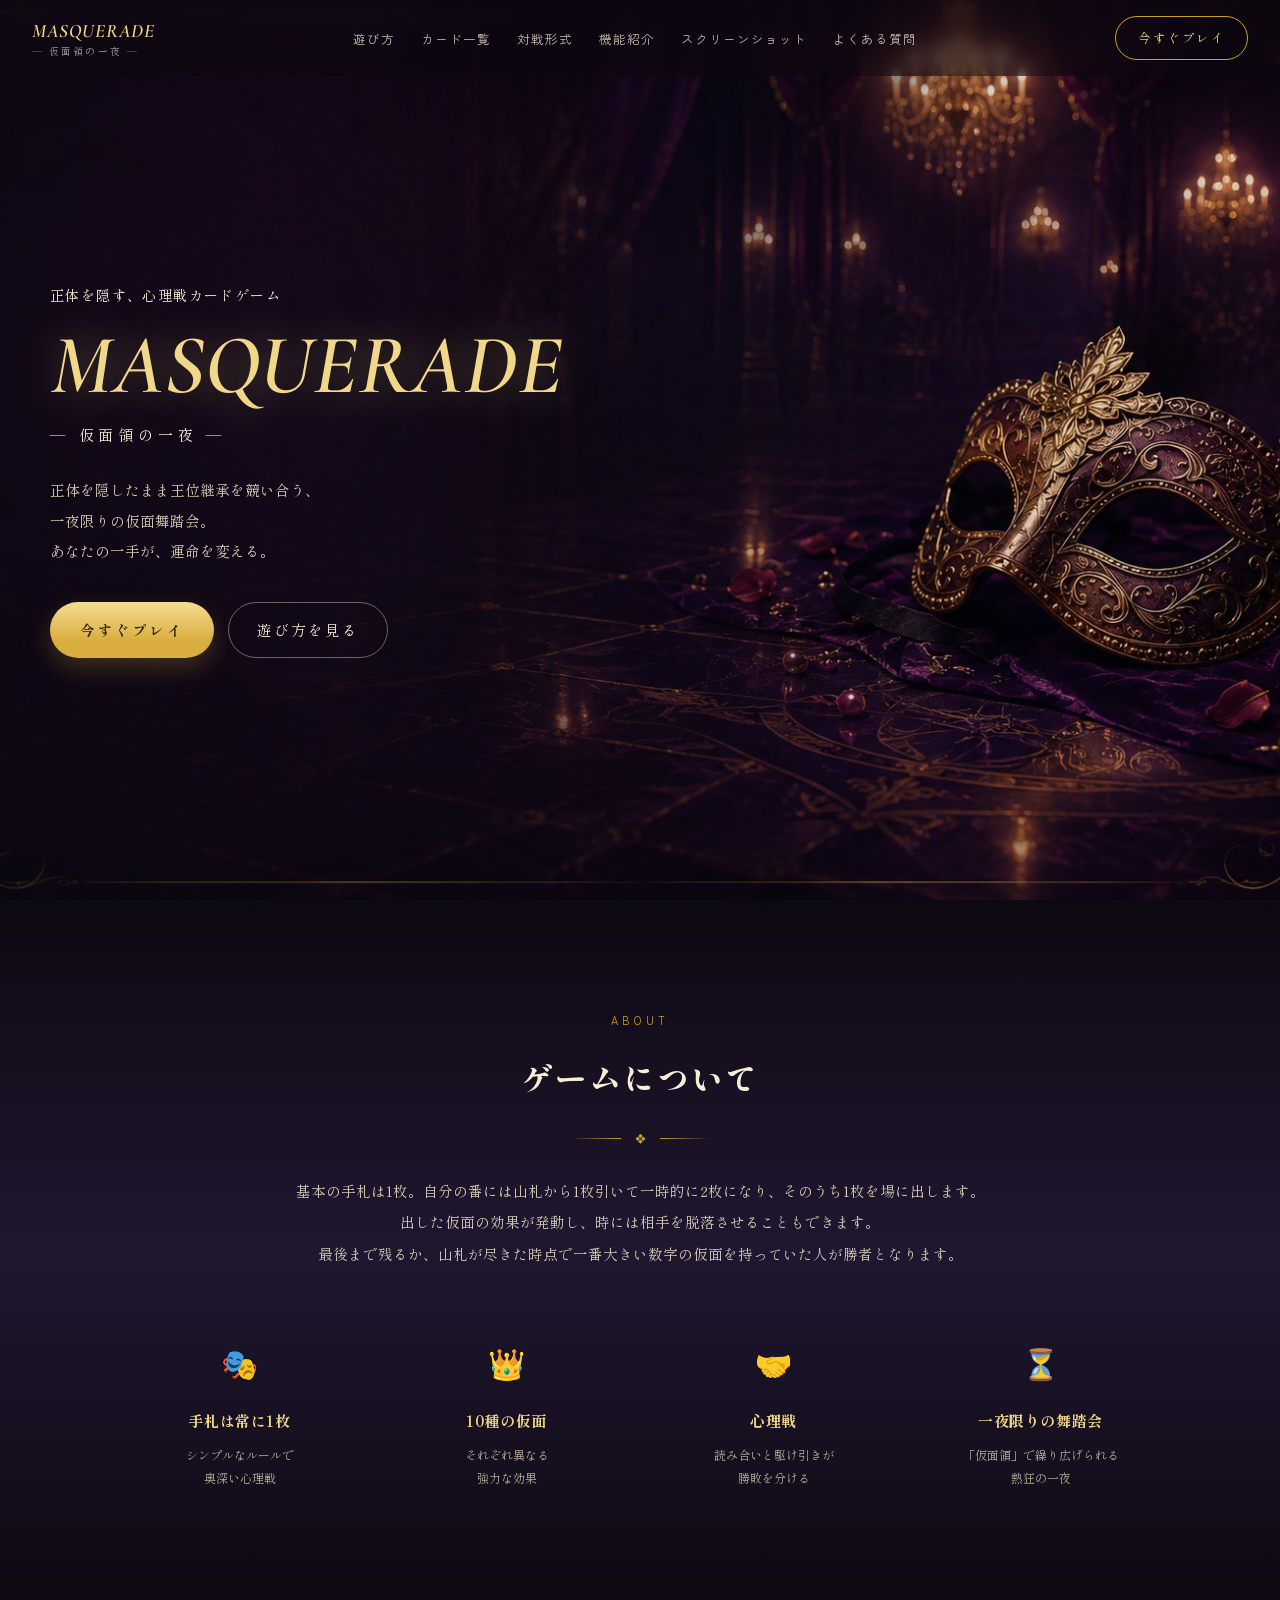
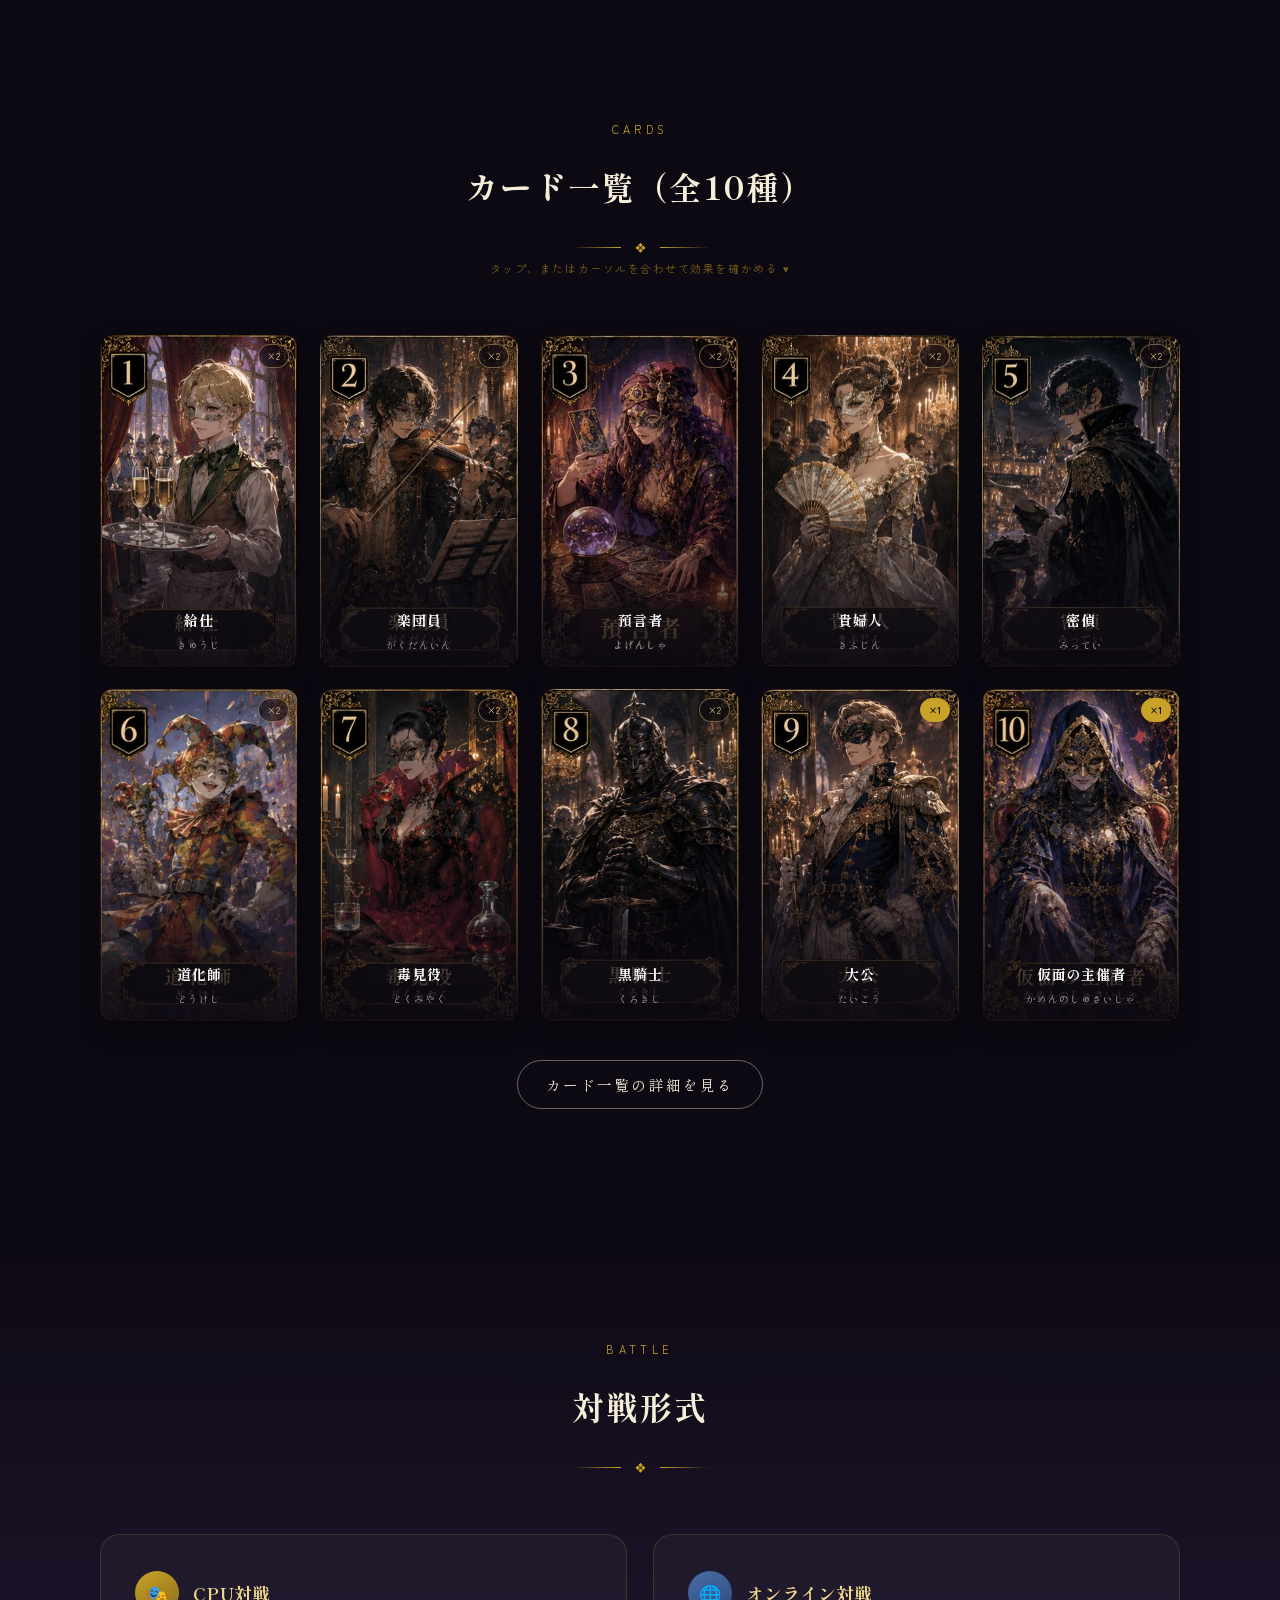
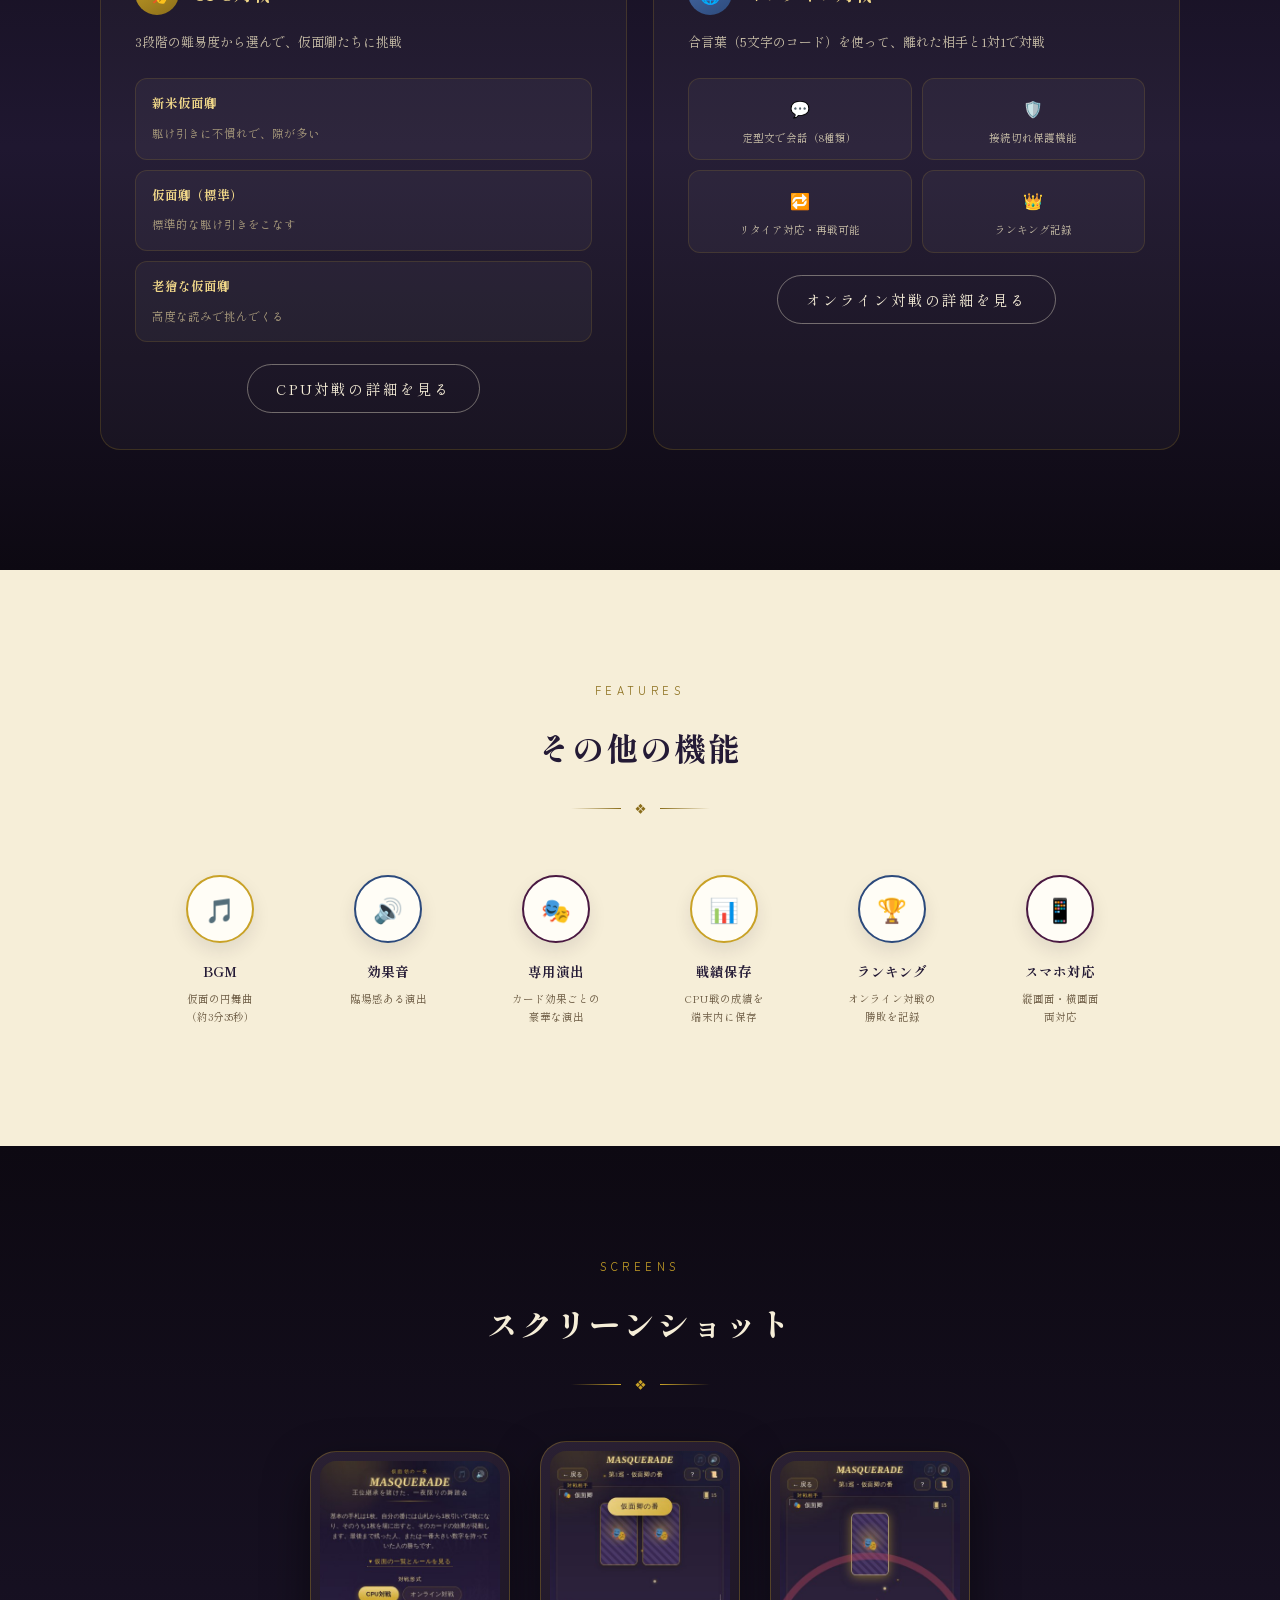
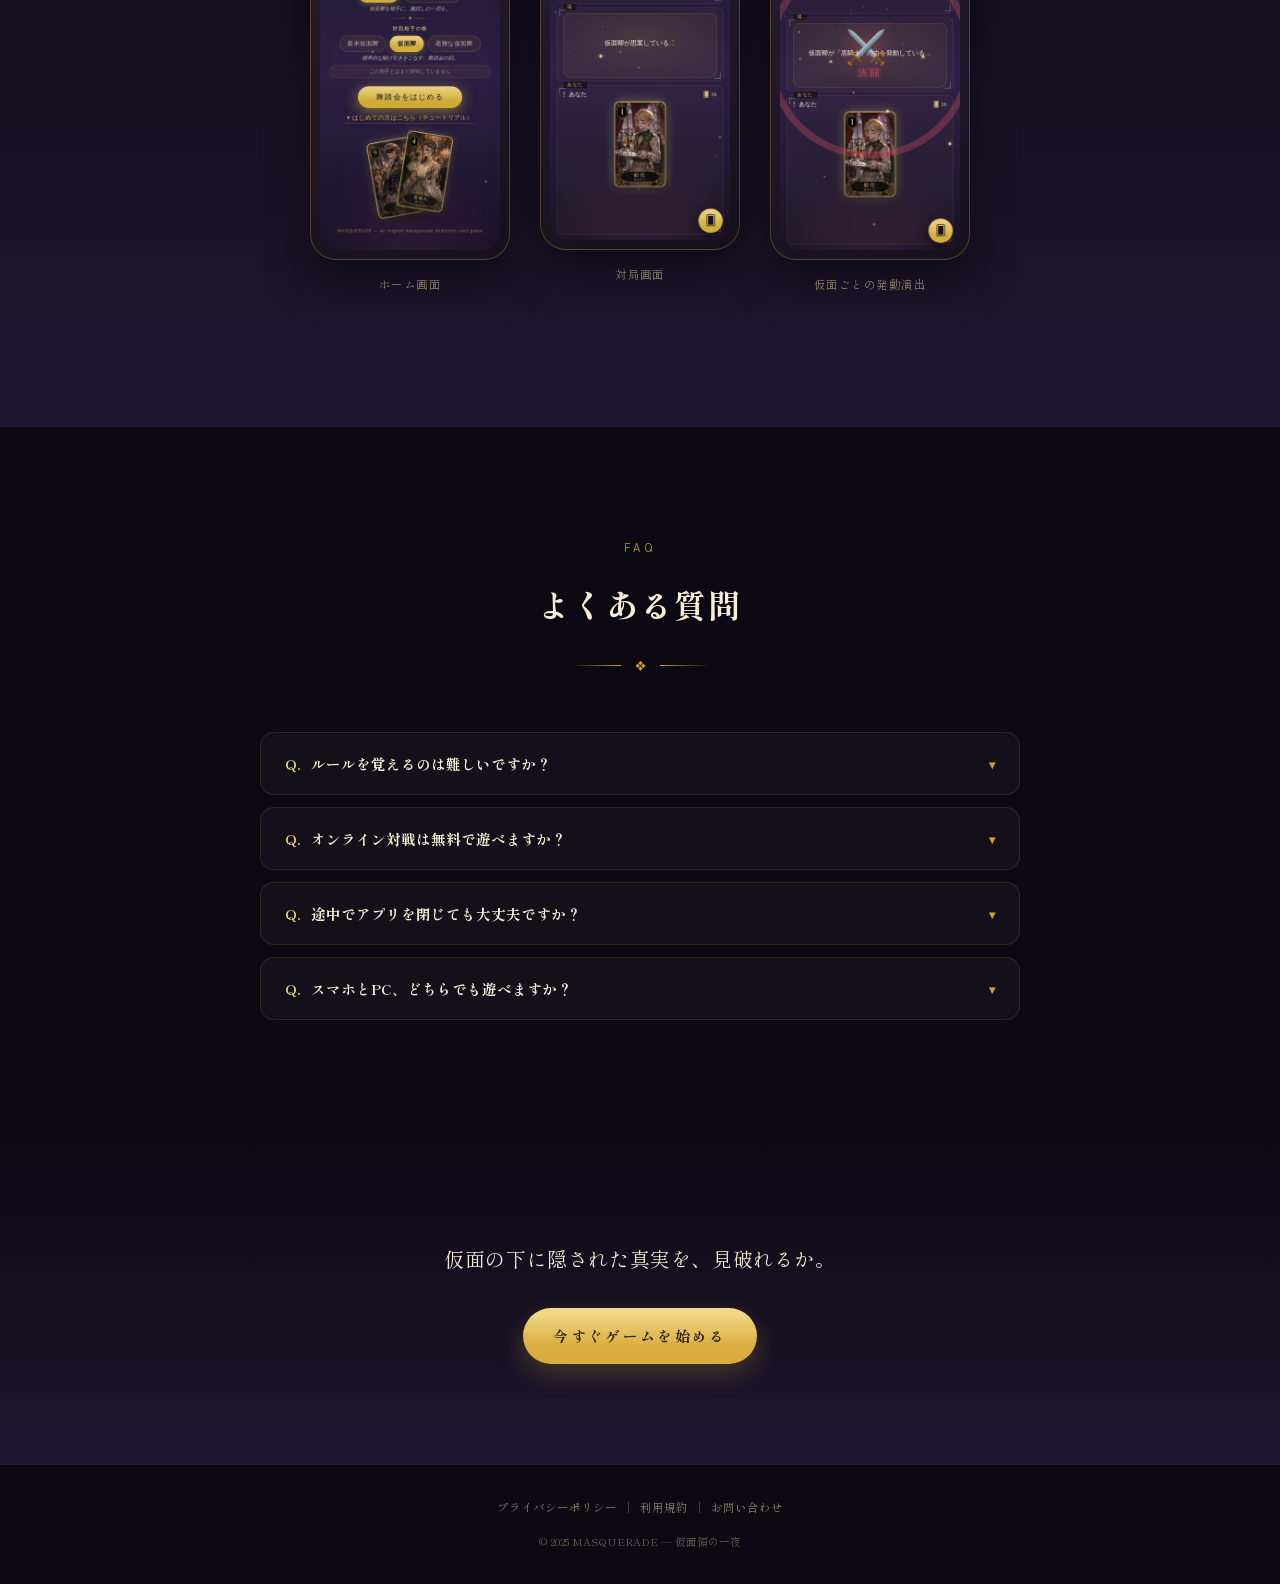
<file: index.html>
<!DOCTYPE html>
<html lang="ja">
<head>
<meta charset="UTF-8">
<meta name="viewport" content="width=device-width, initial-scale=1.0">
<title>MASQUERADE ― 仮面領の一夜｜正体を隠す、心理戦カードゲーム</title>
<meta name="description" content="正体を隠したまま王位継承を競う、一夜限りの仮面舞踏会カードゲーム「MASQUERADE 仮面領の一夜」。10種の仮面、CPU対戦・オンライン対戦に対応。">
<link rel="icon" href="./assets/icon-512.png" type="image/png">
<link rel="preconnect" href="https://fonts.googleapis.com">
<link rel="preconnect" href="https://fonts.gstatic.com" crossorigin>
<link href="https://fonts.googleapis.com/css2?family=Shippori+Mincho:wght@500;700;800&family=Cormorant+Garamond:ital,wght@0,500;0,600;1,500;1,600&family=Zen+Maru+Gothic:wght@400;500;700&display=swap" rel="stylesheet">
<style>
:root{
  --ink:#0d0912;
  --plum:#1f1730;
  --plum-mid:#2d2147;
  --wine:#4a1942;
  --wine-light:#7a3d6b;
  --gold:#c9a227;
  --gold-bright:#f0d789;
  --gold-dim:#8a6d1a;
  --parchment:#f6eed8;
  --parchment-deep:#ebe0c2;
  --ink-on-parchment:#241a35;
  --ink-on-parchment-dim:#6b5a42;
  --sapphire:#2c4a7c;
  --sapphire-light:#4a6da8;

  --font-display: 'Cormorant Garamond', serif;
  --font-mincho: 'Shippori Mincho', serif;
  --font-ui: 'Zen Maru Gothic', sans-serif;
}
*{box-sizing:border-box;}
html{scroll-behavior:smooth;}
body{
  margin:0; background:var(--ink); color:var(--parchment);
  font-family:var(--font-mincho); line-height:1.9; font-size:15px;
  -webkit-font-smoothing:antialiased; overflow-x:hidden;
}
img{max-width:100%; display:block;}
a{color:inherit;}
a:focus-visible, button:focus-visible, [tabindex]:focus-visible{ outline:2px solid var(--gold-bright); outline-offset:3px; border-radius:4px; }
.wrap{ max-width:1180px; margin:0 auto; padding:0 24px; }
@media (prefers-reduced-motion: reduce){ html{scroll-behavior:auto;} *{animation-duration:.001ms !important; animation-iteration-count:1 !important; transition-duration:.001ms !important;} }
section{ position:relative; }

/* ==================== ナビゲーション ==================== */
.scroll-progress{ position:fixed; top:0; left:0; height:2px; width:0%; z-index:101; background:linear-gradient(90deg, var(--wine-light), var(--gold), var(--sapphire-light)); transition:width .1s linear; }
.nav{
  position:fixed; top:0; left:0; right:0; z-index:100;
  display:flex; align-items:center; justify-content:space-between;
  padding:16px 32px; font-family:var(--font-ui);
  background:rgba(13,9,18,0.55); backdrop-filter:blur(8px);
  transition:background .4s ease, padding .4s ease, box-shadow .4s ease;
}
.nav.scrolled{ background:rgba(13,9,18,0.9); padding:11px 32px; box-shadow:0 2px 20px rgba(0,0,0,0.4); }
.nav-logo{ text-decoration:none; line-height:1.3; }
.nav-logo .nm{ font-family:var(--font-display); font-style:italic; font-weight:600; font-size:19px; letter-spacing:.05em; color:var(--gold-bright); display:block; }
.nav-logo .sub{ font-family:var(--font-mincho); font-size:9.5px; letter-spacing:.24em; color:#9d90a8; display:block; margin-top:1px; }
.nav-links{ display:flex; gap:26px; list-style:none; margin:0; padding:0; }
.nav-links a{ text-decoration:none; font-size:12.5px; letter-spacing:.08em; color:var(--parchment); opacity:.78; transition:opacity .2s ease, color .2s ease; position:relative; white-space:nowrap; }
.nav-links a:hover{ opacity:1; }
.nav-links a.active{ opacity:1; color:var(--gold-bright); }
.nav-links a.active::after{ content:''; position:absolute; left:0; right:0; bottom:-6px; height:1px; background:var(--gold-bright); }
.nav-cta{
  font-family:var(--font-mincho); font-size:12.5px; letter-spacing:.12em;
  padding:9px 22px; border-radius:999px; border:1px solid var(--gold);
  color:var(--gold-bright); text-decoration:none; transition:background .2s ease, color .2s ease; white-space:nowrap;
}
.nav-cta:hover{ background:var(--gold); color:var(--ink); }
@media (max-width:980px){ .nav-links{ display:none; } .nav{ padding:14px 18px; } }

/* ==================== ヒーロー（左寄せ） ==================== */
.hero{
  position:relative; min-height:100vh; min-height:100dvh;
  display:flex; align-items:center; overflow:hidden;
  padding:120px 24px 80px;
  background-color:var(--ink);
  background-image:
    linear-gradient(100deg, rgba(13,9,18,0.55) 0%, rgba(13,9,18,0.35) 42%, rgba(13,9,18,0.15) 68%, rgba(13,9,18,0.05) 100%),
    url('./assets/header-bg.jpg');
  background-size:cover; background-position:center center;
}
.hero-inner{ max-width:1180px; margin:0 auto; width:100%; position:relative; z-index:1; }
.hero-eyebrow{ font-family:var(--font-mincho); font-size:14px; letter-spacing:.1em; color:var(--parchment); margin:0 0 14px; opacity:0; animation:heroFade 1s ease .25s forwards; }
.hero-title{
  font-family:var(--font-display); font-style:italic; font-weight:600;
  font-size:clamp(46px, 7vw, 84px); line-height:1; letter-spacing:.01em; margin:0;
  color:var(--gold-bright); text-shadow:0 0 40px rgba(240,215,137,0.45), 0 4px 24px rgba(0,0,0,0.6);
  opacity:0; animation:heroFade 1.1s ease .4s forwards;
}
.hero-sub{ font-family:var(--font-mincho); font-size:15px; letter-spacing:.32em; color:var(--parchment); margin:14px 0 26px; opacity:0; animation:heroFade 1s ease .6s forwards; }
.hero-body{ max-width:420px; font-size:14.5px; line-height:2.1; color:#d8cdb8; margin:0 0 36px; opacity:0; animation:heroFade 1s ease .8s forwards; }
.hero-ctas{ display:flex; gap:14px; flex-wrap:wrap; opacity:0; animation:heroFade 1s ease 1s forwards; }
@keyframes heroFade{ from{ opacity:0; transform:translateY(14px); } to{ opacity:1; transform:translateY(0); } }
.btn-gold{
  font-family:var(--font-mincho); font-size:14.5px; letter-spacing:.16em;
  padding:14px 30px; border-radius:999px; text-decoration:none; cursor:pointer; display:inline-block;
  background:linear-gradient(180deg, #f5dd8f, #d9ad3f 70%); color:#2b2210; border:none; font-weight:700;
  box-shadow:0 10px 24px rgba(201,162,39,0.25); transition:transform .25s ease, box-shadow .25s ease;
}
.btn-gold:hover{ transform:translateY(-2px); box-shadow:0 14px 30px rgba(201,162,39,0.35); }
.btn-outline{
  font-family:var(--font-mincho); font-size:14.5px; letter-spacing:.14em;
  padding:13px 28px; border-radius:999px; text-decoration:none; display:inline-block;
  border:1px solid rgba(246,238,216,0.4); color:var(--parchment);
  background:none; cursor:pointer; -webkit-appearance:none; appearance:none;
  transition:border-color .3s ease, background .3s ease;
}
.btn-outline:hover{ border-color:var(--gold-bright); background:rgba(240,215,137,0.08); }

/* ==================== 共通セクション見出し ==================== */
.eyebrow-label{ font-family:var(--font-ui); font-size:11px; letter-spacing:.4em; color:var(--gold); text-align:center; margin:0 0 16px; }
.section-title{ font-family:var(--font-mincho); font-weight:800; font-size:clamp(24px,3.4vw,32px); text-align:center; margin:0; letter-spacing:.06em; }
.title-flourish{ display:flex; align-items:center; justify-content:center; gap:14px; margin:20px 0 0; }
.title-flourish .fl-line{ width:50px; height:1px; background:linear-gradient(90deg, transparent, var(--gold)); }
.title-flourish .fl-line.r{ background:linear-gradient(90deg, var(--gold), transparent); }
.title-flourish .fl-mark{ font-size:11px; color:var(--gold); }
.on-light .eyebrow-label{ color:var(--gold-dim); }
.on-light .section-title{ color:var(--ink-on-parchment); }
.on-light .title-flourish .fl-line{ background:linear-gradient(90deg, transparent, var(--gold-dim)); }
.on-light .title-flourish .fl-line.r{ background:linear-gradient(90deg, var(--gold-dim), transparent); }
.on-light .title-flourish .fl-mark{ color:var(--gold-dim); }

.reveal{ opacity:0; transform:translateY(20px); transition:opacity .8s ease, transform .8s ease; }
.reveal.in-view{ opacity:1; transform:translateY(0); }

/* ==================== ゲームについて ==================== */
.about{ padding:110px 0 120px; background:linear-gradient(180deg, var(--ink) 0%, var(--plum) 50%, var(--ink) 100%); }
.about-lead{ max-width:760px; margin:26px auto 0; text-align:center; font-size:14.5px; line-height:2.2; color:#d8cdb8; }
.about-grid{ display:grid; grid-template-columns:repeat(4, 1fr); gap:28px; max-width:1040px; margin:64px auto 0; }
.about-item{ text-align:center; }
.about-icon{ font-size:30px; margin-bottom:16px; }
.about-item h3{ font-size:15px; margin:0 0 8px; color:var(--gold-bright); font-weight:700; letter-spacing:.04em; }
.about-item p{ font-size:12px; line-height:1.9; color:#b7ac9a; margin:0; }
@media (max-width:820px){ .about-grid{ grid-template-columns:repeat(2, 1fr); gap:36px 20px; } }

/* ==================== カード一覧 ==================== */
.cards-section{ padding:110px 0 120px; background:var(--ink); }
.cards-row{
  display:grid; grid-template-columns:repeat(5, 1fr); gap:22px;
  max-width:1080px; margin:56px auto 40px;
}
.card-tile{
  position:relative; border-radius:14px; overflow:hidden; cursor:pointer;
  aspect-ratio:302/505; background:#0d0912;
  box-shadow:0 10px 26px rgba(0,0,0,0.3), 0 2px 6px rgba(0,0,0,0.2);
  opacity:0; transform:translateY(24px);
  transition:opacity .7s ease, transform .7s ease, box-shadow .3s ease;
  will-change:transform;
}
.card-tile:hover{ box-shadow:0 20px 40px rgba(0,0,0,0.45), 0 6px 14px rgba(0,0,0,0.3); }
.reveal.in-view .card-tile{
  opacity:1;
  transform:translateY(0) perspective(700px) rotateX(var(--ry, 0deg)) rotateY(var(--rx, 0deg)) scale(var(--tilt-scale, 1));
  transition:opacity .7s ease, transform .15s ease, box-shadow .3s ease;
}
.card-tile img{ position:absolute; inset:0; width:100%; height:100%; object-fit:cover; transition:transform .6s ease; }
.card-tile:hover img{ transform:scale(1.05); }
.card-tile-scrim{ position:absolute; inset:0; background:linear-gradient(180deg, transparent 40%, rgba(13,9,18,0.92) 100%); pointer-events:none; }
.card-tile-count{ position:absolute; top:9px; right:9px; font-family:var(--font-ui); font-size:9.5px; color:var(--gold-bright); background:rgba(13,9,18,0.55); border:1px solid rgba(240,215,137,0.4); border-radius:999px; padding:2px 8px; }
.card-tile-foot{ position:absolute; left:0; right:0; bottom:0; padding:12px 12px 13px; text-align:center; }
.card-tile-name{ font-size:14px; font-weight:700; color:#fff; letter-spacing:.06em; margin:0; }
.card-tile-yomi{ font-size:9.5px; color:rgba(255,255,255,0.6); letter-spacing:.1em; margin:2px 0 0; }
.card-tile-panel{
  position:absolute; inset:0; padding:18px 16px; display:flex; flex-direction:column; justify-content:flex-end;
  background:linear-gradient(175deg, rgba(74,25,66,0.97), rgba(13,9,18,0.98));
  transform:translateY(100%); transition:transform .45s cubic-bezier(.2,.8,.3,1);
}
.card-tile.revealed .card-tile-panel{ transform:translateY(0); }
.card-tile-ability-badge{
  display:inline-block; font-family:var(--font-ui); font-size:10.5px; letter-spacing:.1em;
  color:var(--ink); background:var(--gold-bright); border-radius:999px; padding:3px 12px; margin-bottom:10px; align-self:flex-start;
}
.card-tile-panel .card-tile-name{ color:var(--gold-bright); font-size:15px; }
.card-tile-desc{ font-size:11.5px; line-height:1.85; color:#e9e0f0; margin:8px 0 0; }
.card-tile-close{
  position:absolute; top:10px; right:10px; width:22px; height:22px; border-radius:50%;
  background:rgba(255,255,255,0.12); color:#fff; font-size:12px; display:flex; align-items:center; justify-content:center;
}
.card-tile.rare .card-tile-count{ background:var(--gold); color:var(--ink); border-color:var(--gold); font-weight:700; }
.cards-hint{ text-align:center; font-family:var(--font-ui); font-size:11px; letter-spacing:.14em; color:var(--gold-dim); margin:0 0 8px; opacity:.85; }
.cards-cta{ text-align:center; }
@media (max-width:900px){ .cards-row{ grid-template-columns:repeat(3, 1fr); gap:16px; } }
@media (max-width:560px){ .cards-row{ grid-template-columns:repeat(2, 1fr); gap:14px; } }

/* ==================== 対戦形式（CPU／オンライン 2カラム） ==================== */
.battle{ padding:110px 0 120px; background:linear-gradient(180deg, var(--ink) 0%, var(--plum) 55%, var(--ink) 100%); }
.battle-grid{ display:grid; grid-template-columns:1fr 1fr; gap:26px; max-width:1080px; margin:56px auto 0; }
.battle-panel{
  background:rgba(255,255,255,0.03); border:1px solid rgba(201,162,39,0.2); border-radius:20px; padding:36px 34px;
  opacity:0; transform:translateY(24px); transition:opacity .7s ease, transform .7s ease;
}
.reveal.in-view .battle-panel{ opacity:1; transform:translateY(0); }
.reveal.in-view .battle-panel:nth-child(2){ transition-delay:.15s; }
.battle-head{ display:flex; align-items:center; gap:14px; margin-bottom:14px; }
.battle-icon{ width:44px; height:44px; border-radius:50%; background:linear-gradient(150deg, var(--gold), var(--gold-dim)); display:flex; align-items:center; justify-content:center; font-size:18px; flex:0 0 auto; }
.battle-panel:nth-child(2) .battle-icon{ background:linear-gradient(150deg, var(--sapphire-light), var(--sapphire)); }
.battle-head h3{ font-size:18px; margin:0; color:var(--gold-bright); }
.battle-desc{ font-size:13px; line-height:1.95; color:#c9bfa8; margin:0 0 24px; }
.diff-pills{ display:flex; flex-direction:column; gap:10px; margin-bottom:22px; }
.diff-pill{ background:rgba(255,255,255,0.04); border:1px solid rgba(201,162,39,0.16); border-radius:12px; padding:12px 16px; }
.diff-pill b{ display:block; font-size:12.5px; color:var(--gold-bright); margin-bottom:3px; }
.diff-pill span{ font-size:11.5px; color:#a89a7c; }
.online-icons{ display:grid; grid-template-columns:repeat(2, 1fr); gap:10px; margin-bottom:22px; }
.online-icon-item{ background:rgba(255,255,255,0.04); border:1px solid rgba(201,162,39,0.16); border-radius:12px; padding:14px 12px; text-align:center; }
.online-icon-item .oi{ font-size:16px; margin-bottom:6px; }
.online-icon-item span{ font-size:10.5px; color:#c9bfa8; line-height:1.5; display:block; }
.battle-cta{ text-align:center; }
@media (max-width:820px){ .battle-grid{ grid-template-columns:1fr; } }

/* ==================== その他の機能 ==================== */
.features{ padding:110px 0 120px; background:var(--parchment); }
.features-row{ display:flex; gap:18px; justify-content:center; flex-wrap:wrap; max-width:1080px; margin:56px auto 0; }
.feat-item{ width:150px; text-align:center; opacity:0; transform:translateY(20px); transition:opacity .6s ease, transform .6s ease; }
.reveal.in-view .feat-item{ opacity:1; transform:translateY(0); }
.reveal.in-view .feat-item:nth-child(1){ transition-delay:0s; }
.reveal.in-view .feat-item:nth-child(2){ transition-delay:.08s; }
.reveal.in-view .feat-item:nth-child(3){ transition-delay:.16s; }
.reveal.in-view .feat-item:nth-child(4){ transition-delay:.24s; }
.reveal.in-view .feat-item:nth-child(5){ transition-delay:.32s; }
.reveal.in-view .feat-item:nth-child(6){ transition-delay:.4s; }
.feat-circle{
  width:68px; height:68px; border-radius:50%; margin:0 auto 16px;
  display:flex; align-items:center; justify-content:center; font-size:24px;
  background:#fffdf6; border:2px solid var(--gold); box-shadow:0 8px 18px rgba(36,26,53,0.1);
  transition:transform .3s cubic-bezier(.3,1.4,.4,1);
}
.feat-item:hover .feat-circle{ transform:scale(1.08) rotate(-4deg); }
.feat-item:nth-child(2) .feat-circle{ border-color:var(--sapphire); }
.feat-item:nth-child(3) .feat-circle{ border-color:var(--wine); }
.feat-item:nth-child(5) .feat-circle{ border-color:var(--sapphire); }
.feat-item:nth-child(6) .feat-circle{ border-color:var(--wine); }
.feat-item h3{ font-size:13.5px; margin:0 0 6px; color:var(--ink-on-parchment); font-weight:700; }
.feat-item p{ font-size:10.5px; line-height:1.7; color:var(--ink-on-parchment-dim); margin:0; }

/* ==================== スクリーンショット ==================== */
.screens{ padding:110px 0 120px; background:linear-gradient(180deg, var(--ink) 0%, var(--plum) 100%); overflow:hidden; }
.screens-row{ display:flex; gap:30px; justify-content:center; margin:56px auto 0; flex-wrap:wrap; align-items:center; }
.phone-frame{
  width:200px; border-radius:26px; padding:9px; background:linear-gradient(160deg, #2a2033, #17111f);
  border:1px solid rgba(201,162,39,0.3); box-shadow:0 18px 44px rgba(0,0,0,0.5);
  opacity:0; transform:translateY(26px); transition:opacity .7s ease, transform .7s ease;
}
.reveal.in-view .phone-frame{ opacity:1; transform:translateY(0); }
.reveal.in-view .phone-frame:nth-child(1){ transition-delay:0s; }
.reveal.in-view .phone-frame:nth-child(2){ transition-delay:.15s; }
.reveal.in-view .phone-frame:nth-child(3){ transition-delay:.3s; }
.phone-frame.mid{ margin-top:-20px; }
.phone-frame img{ border-radius:16px; width:100%; }
.phone-caption{ text-align:center; font-size:11.5px; color:#a89a7c; margin-top:14px; letter-spacing:.04em; }
@media (max-width:760px){
  /* スクリーンショットが小さすぎて中の文字が読めなくなるのを防ぐため、
     3枚を無理に横並びにせず、1枚ずつ縦に大きく表示する。 */
  .screens-row{ flex-direction:column; gap:36px; }
  .phone-frame.mid{ margin-top:0; }
  .phone-frame{ width:min(78vw, 300px); }
}

/* ==================== よくある質問 ==================== */
.faq{ padding:110px 0 120px; background:var(--ink); }
.faq-list{ max-width:760px; margin:56px auto 0; display:flex; flex-direction:column; gap:12px; }
.faq-item{
  background:rgba(255,255,255,0.03); border:1px solid rgba(201,162,39,0.16); border-radius:14px; overflow:hidden;
  opacity:0; transform:translateY(16px); transition:opacity .6s ease, transform .6s ease;
}
.reveal.in-view .faq-item{ opacity:1; transform:translateY(0); }
.faq-q{
  width:100%; text-align:left; background:none; border:none; cursor:pointer; padding:20px 24px;
  display:flex; align-items:center; justify-content:space-between; gap:16px; color:var(--parchment);
  font-family:var(--font-mincho); font-size:14.5px; font-weight:700;
}
.faq-q .qmark{ color:var(--gold-bright); margin-right:10px; }
.faq-q .chev{ font-size:12px; color:var(--gold); transition:transform .3s ease; flex:0 0 auto; }
.faq-item.open .faq-q .chev{ transform:rotate(180deg); }
.faq-a{ max-height:0; overflow:hidden; transition:max-height .35s ease; }
.faq-item.open .faq-a{ max-height:200px; }
.faq-a p{ margin:0; padding:0 24px 20px 48px; font-size:13px; line-height:1.9; color:#b7ac9a; }

/* ==================== 最終CTA ==================== */
.final-cta{ padding:100px 24px; text-align:center; background:linear-gradient(180deg, var(--ink) 0%, var(--plum) 100%); }
.final-cta p{ font-size:clamp(16px,2.4vw,20px); color:var(--parchment); margin:0 0 30px; letter-spacing:.03em; }

/* ==================== フッター ==================== */
footer{ padding:32px 24px; text-align:center; background:var(--ink); border-top:1px solid rgba(201,162,39,0.14); }

/* ==================== 詳細モーダル ==================== */
.detail-overlay{
  position:fixed; inset:0; z-index:200; background:rgba(5,4,10,0.75); backdrop-filter:blur(3px);
  display:flex; align-items:center; justify-content:center; padding:24px;
  opacity:0; visibility:hidden; transition:opacity .25s ease, visibility .25s ease;
}
.detail-overlay.open{ opacity:1; visibility:visible; }
.detail-box{
  background:var(--plum); border:1px solid rgba(201,162,39,0.3); border-radius:18px;
  max-width:560px; width:100%; max-height:80vh; overflow-y:auto; padding:32px 30px;
  box-shadow:0 30px 70px rgba(0,0,0,0.6);
  transform:translateY(16px); transition:transform .3s ease;
}
.detail-overlay.open .detail-box{ transform:translateY(0); }
.detail-box h3{ font-family:var(--font-mincho); color:var(--gold-bright); font-size:19px; margin:0 0 18px; padding-right:30px; }
.detail-close{
  position:absolute; top:18px; right:18px; width:30px; height:30px; border-radius:50%;
  background:rgba(255,255,255,0.08); border:1px solid rgba(201,162,39,0.3); color:var(--parchment);
  font-size:14px; cursor:pointer; display:flex; align-items:center; justify-content:center;
}
.detail-close:hover{ background:rgba(201,162,39,0.18); }
.footer-links{ display:flex; gap:10px; justify-content:center; flex-wrap:wrap; align-items:center; margin-bottom:14px; }
.footer-links a{ text-decoration:none; font-size:11.5px; color:#a89a7c; opacity:.8; }
.footer-links a:hover{ opacity:1; color:var(--gold-bright); }
.footer-links .sep{ color:#4a4438; font-size:11px; }
footer .copy{ font-size:10.5px; color:#635b50; margin:0; }

/* ==================== スマホ向けヒーロー上書き ====================
   ファイルの一番後ろに置くことで、上にある無条件の .hero ルールに
   確実に勝てるようにしている（詳細度が同じ場合、CSSは後に書かれた方が優先されるため）。 */
@media (max-width:760px){
  .hero{
    background-position:72% center;
    /* 以前は文字の後ろ全体をかなり暗くしていたが、画像そのものが暗く見えすぎるとの
       ご意見を受け、暗さを全体的に抑えた。文字の読みやすさは、控えめな影（text-shadow）
       と、文字のすぐ後ろだけを狙った短いグラデーションで補っている。 */
    background-image:
      linear-gradient(180deg, rgba(13,9,18,0.28) 0%, rgba(13,9,18,0.22) 22%, rgba(13,9,18,0.5) 48%, rgba(13,9,18,0.72) 100%),
      url('./assets/header-bg.jpg');
    /* 文字が画面の下端に寄りすぎていたため、少し上寄りの落ち着いた位置に戻す */
    padding-top:0; padding-bottom:64px; align-items:center;
  }
  .hero-eyebrow, .hero-title, .hero-sub, .hero-body{ text-shadow:0 2px 12px rgba(0,0,0,0.85), 0 1px 4px rgba(0,0,0,0.95); }
  /* 画面の縦幅によっては、この付近が仮面の明るい部分と重なることがある。
     枠線だけの「遊び方を見る」ボタンは背景が透明なため、その場合に文字が読みづらくなってしまう。
     背景の内容に関わらず必ず読めるよう、控えめな暗い背景を持たせておく。 */
  .btn-outline{ background:rgba(13,9,18,0.72); backdrop-filter:blur(3px); border-color:rgba(246,238,216,0.55); }
  .hero-body{
    display:inline-block; background:rgba(13,9,18,0.38); border-radius:10px;
    padding:10px 14px; margin-left:-14px;
  }
}
</style>
</head>
<body>

<div class="scroll-progress" id="scroll-progress"></div>
<nav class="nav" id="nav">
  <a href="#top" class="nav-logo">
    <span class="nm">MASQUERADE</span>
    <span class="sub">― 仮面領の一夜 ―</span>
  </a>
  <ul class="nav-links">
    <li><a href="#about">遊び方</a></li>
    <li><a href="#cards">カード一覧</a></li>
    <li><a href="#battle">対戦形式</a></li>
    <li><a href="#features">機能紹介</a></li>
    <li><a href="#screens">スクリーンショット</a></li>
    <li><a href="#faq">よくある質問</a></li>
  </ul>
  <a href="https://kkw32913333.github.io/MASCARADE/" class="nav-cta">今すぐプレイ</a>
</nav>

<main>
  <section class="hero" id="top">
    <div class="hero-inner">
      <p class="hero-eyebrow">正体を隠す、心理戦カードゲーム</p>
      <h1 class="hero-title">MASQUERADE</h1>
      <p class="hero-sub">― 仮面領の一夜 ―</p>
      <p class="hero-body">正体を隠したまま王位継承を競い合う、<br>一夜限りの仮面舞踏会。<br>あなたの一手が、運命を変える。</p>
      <div class="hero-ctas">
        <a href="https://kkw32913333.github.io/MASCARADE/" class="btn-gold">今すぐプレイ</a>
        <a href="#about" class="btn-outline">遊び方を見る</a>
      </div>
    </div>
  </section>

  <section class="about reveal" id="about">
    <div class="wrap">
      <p class="eyebrow-label">ABOUT</p>
      <h2 class="section-title">ゲームについて</h2>
      <div class="title-flourish"><span class="fl-line"></span><span class="fl-mark">❖</span><span class="fl-line r"></span></div>
      <p class="about-lead">基本の手札は1枚。自分の番には山札から1枚引いて一時的に2枚になり、そのうち1枚を場に出します。<br>出した仮面の効果が発動し、時には相手を脱落させることもできます。<br>最後まで残るか、山札が尽きた時点で一番大きい数字の仮面を持っていた人が勝者となります。</p>
      <div class="about-grid">
        <div class="about-item">
          <div class="about-icon">🎭</div>
          <h3>手札は常に1枚</h3>
          <p>シンプルなルールで<br>奥深い心理戦</p>
        </div>
        <div class="about-item">
          <div class="about-icon">👑</div>
          <h3>10種の仮面</h3>
          <p>それぞれ異なる<br>強力な効果</p>
        </div>
        <div class="about-item">
          <div class="about-icon">🤝</div>
          <h3>心理戦</h3>
          <p>読み合いと駆け引きが<br>勝敗を分ける</p>
        </div>
        <div class="about-item">
          <div class="about-icon">⏳</div>
          <h3>一夜限りの舞踏会</h3>
          <p>「仮面領」で繰り広げられる<br>熱狂の一夜</p>
        </div>
      </div>
    </div>
  </section>

  <section class="cards-section reveal" id="cards">
    <div class="wrap">
      <p class="eyebrow-label">CARDS</p>
      <h2 class="section-title">カード一覧（全10種）</h2>
      <div class="title-flourish"><span class="fl-line"></span><span class="fl-mark">❖</span><span class="fl-line r"></span></div>
      <p class="cards-hint">タップ、またはカーソルを合わせて効果を確かめる ▾</p>
      <div class="cards-row" id="cards-row"></div>
      <div class="cards-cta"><button class="btn-outline" id="cards-detail-btn" type="button">カード一覧の詳細を見る</button></div>
    </div>
  </section>

  <section class="battle reveal" id="battle">
    <div class="wrap">
      <p class="eyebrow-label">BATTLE</p>
      <h2 class="section-title">対戦形式</h2>
      <div class="title-flourish"><span class="fl-line"></span><span class="fl-mark">❖</span><span class="fl-line r"></span></div>
      <div class="battle-grid">
        <div class="battle-panel">
          <div class="battle-head">
            <div class="battle-icon">🎭</div>
            <h3>CPU対戦</h3>
          </div>
          <p class="battle-desc">3段階の難易度から選んで、仮面卿たちに挑戦</p>
          <div class="diff-pills">
            <div class="diff-pill"><b>新米仮面卿</b><span>駆け引きに不慣れで、隙が多い</span></div>
            <div class="diff-pill"><b>仮面卿（標準）</b><span>標準的な駆け引きをこなす</span></div>
            <div class="diff-pill"><b>老獪な仮面卿</b><span>高度な読みで挑んでくる</span></div>
          </div>
          <div class="battle-cta"><button class="btn-outline" id="cpu-detail-btn" type="button">CPU対戦の詳細を見る</button></div>
        </div>
        <div class="battle-panel">
          <div class="battle-head">
            <div class="battle-icon">🌐</div>
            <h3>オンライン対戦</h3>
          </div>
          <p class="battle-desc">合言葉（5文字のコード）を使って、離れた相手と1対1で対戦</p>
          <div class="online-icons">
            <div class="online-icon-item"><div class="oi">💬</div><span>定型文で会話（8種類）</span></div>
            <div class="online-icon-item"><div class="oi">🛡️</div><span>接続切れ保護機能</span></div>
            <div class="online-icon-item"><div class="oi">🔁</div><span>リタイア対応・再戦可能</span></div>
            <div class="online-icon-item"><div class="oi">👑</div><span>ランキング記録</span></div>
          </div>
          <div class="battle-cta"><button class="btn-outline" id="online-detail-btn" type="button">オンライン対戦の詳細を見る</button></div>
        </div>
      </div>
    </div>
  </section>

  <section class="features reveal" id="features">
    <div class="wrap">
      <p class="eyebrow-label" style="color:var(--gold-dim);">FEATURES</p>
      <h2 class="section-title" style="color:var(--ink-on-parchment);">その他の機能</h2>
      <div class="title-flourish"><span class="fl-line" style="background:linear-gradient(90deg, transparent, var(--gold-dim));"></span><span class="fl-mark" style="color:var(--gold-dim);">❖</span><span class="fl-line r" style="background:linear-gradient(90deg, var(--gold-dim), transparent);"></span></div>
      <div class="features-row">
        <div class="feat-item">
          <div class="feat-circle">🎵</div>
          <h3>BGM</h3>
          <p>仮面の円舞曲<br>（約3分35秒）</p>
        </div>
        <div class="feat-item">
          <div class="feat-circle">🔊</div>
          <h3>効果音</h3>
          <p>臨場感ある演出</p>
        </div>
        <div class="feat-item">
          <div class="feat-circle">🎭</div>
          <h3>専用演出</h3>
          <p>カード効果ごとの<br>豪華な演出</p>
        </div>
        <div class="feat-item">
          <div class="feat-circle">📊</div>
          <h3>戦績保存</h3>
          <p>CPU戦の成績を<br>端末内に保存</p>
        </div>
        <div class="feat-item">
          <div class="feat-circle">🏆</div>
          <h3>ランキング</h3>
          <p>オンライン対戦の<br>勝敗を記録</p>
        </div>
        <div class="feat-item">
          <div class="feat-circle">📱</div>
          <h3>スマホ対応</h3>
          <p>縦画面・横画面<br>両対応</p>
        </div>
      </div>
    </div>
  </section>

  <section class="screens reveal" id="screens">
    <div class="wrap">
      <p class="eyebrow-label">SCREENS</p>
      <h2 class="section-title">スクリーンショット</h2>
      <div class="title-flourish"><span class="fl-line"></span><span class="fl-mark">❖</span><span class="fl-line r"></span></div>
      <div class="screens-row">
        <div><div class="phone-frame"><img src="./assets/shot-home.jpg" alt="ホーム画面"></div><p class="phone-caption">ホーム画面</p></div>
        <div><div class="phone-frame mid"><img src="./assets/shot-table.jpg" alt="対局画面"></div><p class="phone-caption">対局画面</p></div>
        <div><div class="phone-frame"><img src="./assets/shot-effect.jpg" alt="効果発動演出"></div><p class="phone-caption">仮面ごとの発動演出</p></div>
      </div>
    </div>
  </section>

  <section class="faq reveal" id="faq">
    <div class="wrap">
      <p class="eyebrow-label">FAQ</p>
      <h2 class="section-title">よくある質問</h2>
      <div class="title-flourish"><span class="fl-line"></span><span class="fl-mark">❖</span><span class="fl-line r"></span></div>
      <div class="faq-list" id="faq-list"></div>
    </div>
  </section>

  <section class="final-cta reveal" id="cta">
    <p>仮面の下に隠された真実を、見破れるか。</p>
    <a href="https://kkw32913333.github.io/MASCARADE/" class="btn-gold">今すぐゲームを始める</a>
  </section>
</main>

<div class="detail-overlay" id="detail-overlay">
  <div class="detail-box" style="position:relative;">
    <button class="detail-close" id="detail-close-btn" aria-label="閉じる">×</button>
    <h3 id="detail-title"></h3>
    <div id="detail-body"></div>
  </div>
</div>

<footer>
  <div class="footer-links">
    <a href="#">プライバシーポリシー</a><span class="sep">|</span>
    <a href="#">利用規約</a><span class="sep">|</span>
    <a href="#">お問い合わせ</a>
  </div>
  <p class="copy">© 2025 MASQUERADE ― 仮面領の一夜</p>
</footer>

<script>
  const nav = document.getElementById('nav');
  const progressBar = document.getElementById('scroll-progress');
  window.addEventListener('scroll', () => {
    nav.classList.toggle('scrolled', window.scrollY > 40);
    const docHeight = document.documentElement.scrollHeight - window.innerHeight;
    const pct = docHeight > 0 ? (window.scrollY / docHeight) * 100 : 0;
    if(progressBar) progressBar.style.width = pct + '%';
  }, { passive:true });

  const MASKS = [
    { id:'attendant', num:1, name:'給仕', yomi:'きゅうじ', ability:'看破', count:'×2', desc:'相手の手札の数字を1つ宣言する。的中すれば相手は即座に脱落する。' },
    { id:'musician', num:2, name:'楽団員', yomi:'がくだんいん', ability:'探知', count:'×2', desc:'対象の仮面の数字が「6以上」か「5以下」かだけを知る。正確な数字までは分からない。' },
    { id:'fortune', num:3, name:'預言者', yomi:'よげんしゃ', ability:'暴露', count:'×2', desc:'対象の手札を選び、その正体をその場にいる全員の前で暴き立てる。' },
    { id:'noble_lady', num:4, name:'貴婦人', yomi:'きふじん', ability:'加護', count:'×2', desc:'次の自分の番が来るまで、他人の効果を一切受けない。' },
    { id:'spy', num:5, name:'密偵', yomi:'みってい', ability:'隠密', count:'×2', desc:'自分の山札の一番上をこっそり確認し、そのまま戻すか山札の底へ送るか選べる。' },
    { id:'jester', num:6, name:'道化師', yomi:'どうけし', ability:'悪戯', count:'×2', desc:'自分と対象、双方の仮面を公開で捨てさせ、新しい仮面に総入れ替えする。' },
    { id:'taster', num:7, name:'毒見役', yomi:'どくみやく', ability:'毒杯', count:'×2', desc:'対象の仮面を、誰にも見せぬまま密かに処分し、山札から新しい1枚を引かせる。' },
    { id:'black_knight', num:8, name:'黒騎士', yomi:'くろきし', ability:'決闘', count:'×2', desc:'対象と手札の数字をこっそり比べ合い、低い方が脱落する。同数なら何も起きない。' },
    { id:'grand_duke', num:9, name:'大公', yomi:'たいこう', ability:'封印', count:'×1', rare:true, desc:'対象の次の番を封じる。次の番、対象は仮面を引くことも場に出すこともできない。' },
    { id:'masked_host', num:10, name:'仮面の主催者', yomi:'かめんのしゅさいしゃ', ability:'共倒れ', count:'×1', rare:true, desc:'自ら場に出すと自分は即座に脱落するが、その瞬間、対象も道連れにして退場させる。' },
  ];
  // 汎用の詳細モーダル：タイトルと本文（HTML）を渡して開く
  const detailOverlay = document.getElementById('detail-overlay');
  const detailTitle = document.getElementById('detail-title');
  const detailBody = document.getElementById('detail-body');
  function openDetailModal(title, bodyHtml){
    if(!detailOverlay) return;
    detailTitle.textContent = title;
    detailBody.innerHTML = bodyHtml;
    detailOverlay.classList.add('open');
  }
  function closeDetailModal(){ if(detailOverlay) detailOverlay.classList.remove('open'); }
  document.getElementById('detail-close-btn')?.addEventListener('click', closeDetailModal);
  detailOverlay?.addEventListener('click', (e) => { if(e.target === detailOverlay) closeDetailModal(); });
  document.addEventListener('keydown', (e) => { if(e.key === 'Escape') closeDetailModal(); });

  const cardsRow = document.getElementById('cards-row');
  if(cardsRow){
    cardsRow.innerHTML = MASKS.map((m, i) => `
      <div class="card-tile${m.rare ? ' rare' : ''}" data-idx="${i}" tabindex="0" role="button" aria-label="${m.name}の効果を見る">
        <img src="./assets/cards/${m.id}.jpg" alt="${m.name}" loading="lazy">
        <div class="card-tile-scrim"></div>
        <div class="card-tile-count">${m.count}</div>
        <div class="card-tile-foot">
          <p class="card-tile-name">${m.name}</p>
          <p class="card-tile-yomi">${m.yomi}</p>
        </div>
        <div class="card-tile-panel">
          <button class="card-tile-close" aria-label="閉じる">×</button>
          <span class="card-tile-ability-badge">${m.ability}</span>
          <p class="card-tile-name">${m.name}（${m.num}）</p>
          <p class="card-tile-desc">${m.desc}</p>
        </div>
      </div>
    `).join('');

    cardsRow.querySelectorAll('.card-tile').forEach(tile => {
      const toggle = (e) => { e.stopPropagation(); e.preventDefault(); tile.classList.toggle('revealed'); };
      tile.addEventListener('click', toggle);
      tile.addEventListener('keydown', (e) => { if(e.key === 'Enter' || e.key === ' ') toggle(e); });
    });

    // マウス位置に応じたごく控えめな3D傾き効果（タッチ端末では無効化）
    if(window.matchMedia('(hover: hover)').matches && !window.matchMedia('(prefers-reduced-motion: reduce)').matches){
      cardsRow.querySelectorAll('.card-tile').forEach(tile => {
        tile.addEventListener('mousemove', (e) => {
          const rect = tile.getBoundingClientRect();
          const px = (e.clientX - rect.left) / rect.width - 0.5;
          const py = (e.clientY - rect.top) / rect.height - 0.5;
          tile.style.setProperty('--rx', `${px * 14}deg`);
          tile.style.setProperty('--ry', `${-py * 14}deg`);
          tile.style.setProperty('--tilt-scale', '1.03');
        });
        tile.addEventListener('mouseleave', () => {
          tile.style.setProperty('--rx', '0deg');
          tile.style.setProperty('--ry', '0deg');
          tile.style.setProperty('--tilt-scale', '1');
        });
      });
    }
  }

  // 「カード一覧の詳細を見る」：全10種の効果をまとめて確認できるモーダルを開く
  const cardsDetailBtn = document.getElementById('cards-detail-btn');
  if(cardsDetailBtn){
    cardsDetailBtn.addEventListener('click', () => {
      openDetailModal('全10種の仮面と効果', MASKS.map(m =>
        `<div style="display:flex; gap:14px; align-items:flex-start; padding:12px 0; border-bottom:1px solid rgba(201,162,39,0.14);">
          <img src="./assets/cards/${m.id}.jpg" alt="${m.name}" style="width:44px; border-radius:6px; flex:0 0 auto;">
          <div>
            <b style="color:var(--gold-bright); font-size:14px;">${m.num}. ${m.name}（${m.yomi}） <span style="color:var(--parchment); font-weight:400; font-size:11.5px;">${m.ability} ${m.count}</span></b>
            <p style="margin:4px 0 0; font-size:12.5px; color:#c9bfa8; line-height:1.8;">${m.desc}</p>
          </div>
        </div>`
      ).join(''));
    });
  }

  // 「CPU対戦の詳細を見る」「オンライン対戦の詳細を見る」
  document.getElementById('cpu-detail-btn')?.addEventListener('click', () => {
    openDetailModal('CPU対戦について', `
      <p style="font-size:13px; line-height:2; color:#c9bfa8; margin:0 0 18px;">3段階の難易度から選んで、仮面卿たちに挑戦できます。難易度ごとの対戦成績は端末内に保存され、いつでも確認・リセットできます。</p>
      <div style="display:flex; flex-direction:column; gap:12px;">
        <div style="background:rgba(255,255,255,0.04); border:1px solid rgba(201,162,39,0.16); border-radius:12px; padding:14px 16px;">
          <b style="color:var(--gold-bright); font-size:13px;">新米仮面卿</b>
          <p style="margin:4px 0 0; font-size:12px; color:#a89a7c;">駆け引きに不慣れで、隙が多い。はじめての方におすすめです。</p>
        </div>
        <div style="background:rgba(255,255,255,0.04); border:1px solid rgba(201,162,39,0.16); border-radius:12px; padding:14px 16px;">
          <b style="color:var(--gold-bright); font-size:13px;">仮面卿（標準）</b>
          <p style="margin:4px 0 0; font-size:12px; color:#a89a7c;">標準的な駆け引きをこなす、舞踏会の顔。読み合いの基本を鍛えるのに最適です。</p>
        </div>
        <div style="background:rgba(255,255,255,0.04); border:1px solid rgba(201,162,39,0.16); border-radius:12px; padding:14px 16px;">
          <b style="color:var(--gold-bright); font-size:13px;">老獪な仮面卿</b>
          <p style="margin:4px 0 0; font-size:12px; color:#a89a7c;">捨て札から数字を読み、時に守りに徹する高度な読みで挑んでくる、手強い相手です。</p>
        </div>
      </div>
    `);
  });
  document.getElementById('online-detail-btn')?.addEventListener('click', () => {
    openDetailModal('オンライン対戦について', `
      <p style="font-size:13px; line-height:2; color:#c9bfa8; margin:0 0 18px;">合言葉（5文字のコード）を相手に伝えるだけで、無料で1対1のオンライン対戦を楽しめます。</p>
      <div style="display:grid; grid-template-columns:1fr 1fr; gap:12px;">
        <div style="background:rgba(255,255,255,0.04); border:1px solid rgba(201,162,39,0.16); border-radius:12px; padding:14px 12px; text-align:center;">
          <div style="font-size:16px; margin-bottom:6px;">💬</div>
          <span style="font-size:11.5px; color:#c9bfa8;">定型文で会話（8種類）</span>
        </div>
        <div style="background:rgba(255,255,255,0.04); border:1px solid rgba(201,162,39,0.16); border-radius:12px; padding:14px 12px; text-align:center;">
          <div style="font-size:16px; margin-bottom:6px;">🛡️</div>
          <span style="font-size:11.5px; color:#c9bfa8;">接続切れ保護機能</span>
        </div>
        <div style="background:rgba(255,255,255,0.04); border:1px solid rgba(201,162,39,0.16); border-radius:12px; padding:14px 12px; text-align:center;">
          <div style="font-size:16px; margin-bottom:6px;">🔁</div>
          <span style="font-size:11.5px; color:#c9bfa8;">リタイア対応・再戦可能</span>
        </div>
        <div style="background:rgba(255,255,255,0.04); border:1px solid rgba(201,162,39,0.16); border-radius:12px; padding:14px 12px; text-align:center;">
          <div style="font-size:16px; margin-bottom:6px;">👑</div>
          <span style="font-size:11.5px; color:#c9bfa8;">ランキング記録</span>
        </div>
      </div>
    `);
  });

  const FAQS = [
    { q:'ルールを覚えるのは難しいですか？', a:'基本の手札は常に1枚、自分の番には1枚引いて1枚出すだけです。数分でルールを覚えられ、奥深い駆け引きを楽しめます。' },
    { q:'オンライン対戦は無料で遊べますか？', a:'はい。合言葉（5文字のコード）を相手に伝えるだけで、無料で1対1のオンライン対戦を楽しめます。' },
    { q:'途中でアプリを閉じても大丈夫ですか？', a:'CPU対戦の記録は端末内に保存されます。オンライン対戦中は、接続が切れた場合の保護機能があります。' },
    { q:'スマホとPC、どちらでも遊べますか？', a:'はい。縦画面・横画面どちらにも対応しており、スマホ・タブレット・PCいずれでも快適に遊べます。' },
  ];
  const faqList = document.getElementById('faq-list');
  if(faqList){
    faqList.innerHTML = FAQS.map((f,i) => `
      <div class="faq-item" data-i="${i}">
        <button class="faq-q" aria-expanded="false">
          <span><span class="qmark">Q.</span>${f.q}</span>
          <span class="chev">▾</span>
        </button>
        <div class="faq-a"><p>${f.a}</p></div>
      </div>
    `).join('');
    faqList.querySelectorAll('.faq-item').forEach(item => {
      const btn = item.querySelector('.faq-q');
      btn.addEventListener('click', () => {
        const willOpen = !item.classList.contains('open');
        item.classList.toggle('open', willOpen);
        btn.setAttribute('aria-expanded', String(willOpen));
      });
    });
  }

  const revealEls = document.querySelectorAll('.reveal');
  if('IntersectionObserver' in window){
    const io = new IntersectionObserver((entries) => {
      entries.forEach(entry => {
        if(entry.isIntersecting){ entry.target.classList.add('in-view'); io.unobserve(entry.target); }
      });
    }, { threshold: 0.15 });
    revealEls.forEach(el => io.observe(el));
  } else {
    revealEls.forEach(el => el.classList.add('in-view'));
  }

  // ナビゲーション：現在表示中のセクションに応じて、リンクをハイライトする
  const navLinks = document.querySelectorAll('.nav-links a');
  const navSections = Array.from(navLinks).map(a => document.querySelector(a.getAttribute('href'))).filter(Boolean);
  if(navSections.length && 'IntersectionObserver' in window){
    const navIo = new IntersectionObserver((entries) => {
      entries.forEach(entry => {
        const link = document.querySelector(`.nav-links a[href="#${entry.target.id}"]`);
        if(link) link.classList.toggle('active', entry.isIntersecting);
      });
    }, { rootMargin: '-45% 0px -45% 0px' });
    navSections.forEach(sec => navIo.observe(sec));
  }
</script>
</body>
</html>
</file>
